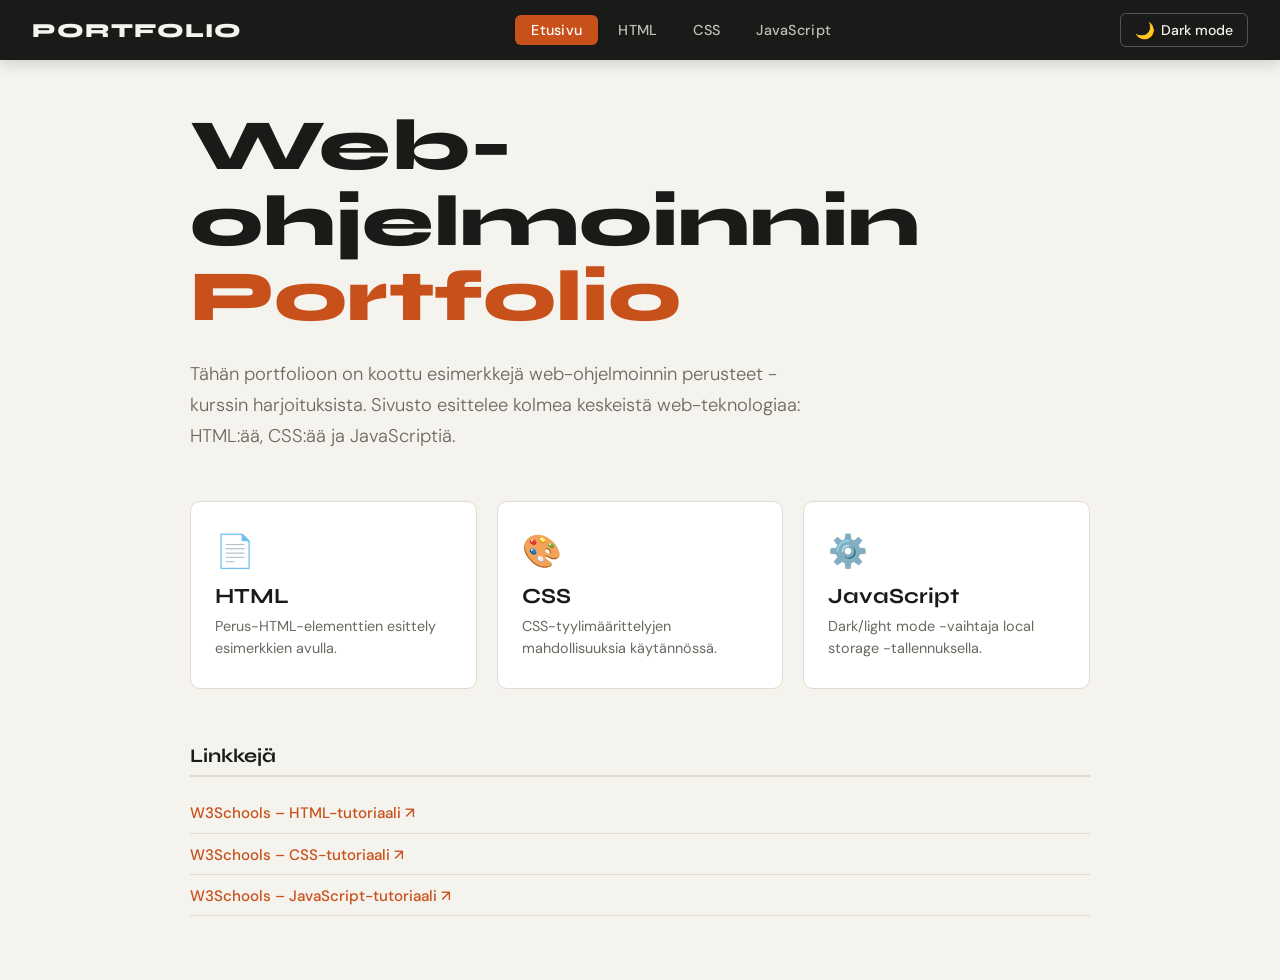
<file: index.html>
<!DOCTYPE html>
<html lang="fi">
<head>
  <meta charset="UTF-8" />
  <meta name="viewport" content="width=device-width, initial-scale=1.0" />
  <title>Portfolio – Etusivu</title>
  <link rel="stylesheet" href="harjoitustyo/styles/main.css" />
  <link rel="stylesheet" href="harjoitustyo/styles/index.css" />
</head>
<body onload="alustaTema()">
  <nav class="navbar">
    <div class="nav-brand">Portfolio</div>
    <ul class="nav-links">
      <li><a href="index.html" class="active">Etusivu</a></li>
      <li><a href="harjoitustyo/pages/html-esittely.html">HTML</a></li>
      <li><a href="harjoitustyo/pages/css-esittely.html">CSS</a></li>
      <li><a href="harjoitustyo/pages/js-esittely.html">JavaScript</a></li>
    </ul>
    <button class="dark-mode-btn" onclick="vaihdaTema()" id="tema-nappi">
      <span class="btn-icon">🌙</span> Dark mode
    </button>
  </nav>

  <main class="hero">
    <div class="hero-content">
      <h1>Web-ohjelmoinnin<br /><span class="accent">Portfolio</span></h1>
      <p class="intro">
        Tähän portfolioon on koottu esimerkkejä web-ohjelmoinnin perusteet
        -kurssin harjoituksista. Sivusto esittelee kolmea keskeistä
        web-teknologiaa: HTML:ää, CSS:ää ja JavaScriptiä.
      </p>

      <div class="cards">
        <a href="harjoitustyo/pages/html-esittely.html" class="card">
          <span class="card-icon">📄</span>
          <h2>HTML</h2>
          <p>Perus-HTML-elementtien esittely esimerkkien avulla.</p>
        </a>
        <a href="harjoitustyo/pages/css-esittely.html" class="card">
          <span class="card-icon">🎨</span>
          <h2>CSS</h2>
          <p>CSS-tyylimäärittelyjen mahdollisuuksia käytännössä.</p>
        </a>
        <a href="harjoitustyo/pages/js-esittely.html" class="card">
          <span class="card-icon">⚙️</span>
          <h2>JavaScript</h2>
          <p>Dark/light mode -vaihtaja local storage -tallennuksella.</p>
        </a>
      </div>

      <section class="external-links">
        <h2>Linkkejä</h2>
        <ul>
          <li><a href="https://www.w3schools.com/html/" target="_blank" rel="noopener">W3Schools – HTML-tutoriaali ↗</a></li>
          <li><a href="https://www.w3schools.com/css/"  target="_blank" rel="noopener">W3Schools – CSS-tutoriaali ↗</a></li>
          <li><a href="https://www.w3schools.com/js/"   target="_blank" rel="noopener">W3Schools – JavaScript-tutoriaali ↗</a></li>
        </ul>
      </section>
    </div>
  </main>

  <script src="harjoitustyo/js/tema.js"></script>
</body>
</html>
</file>
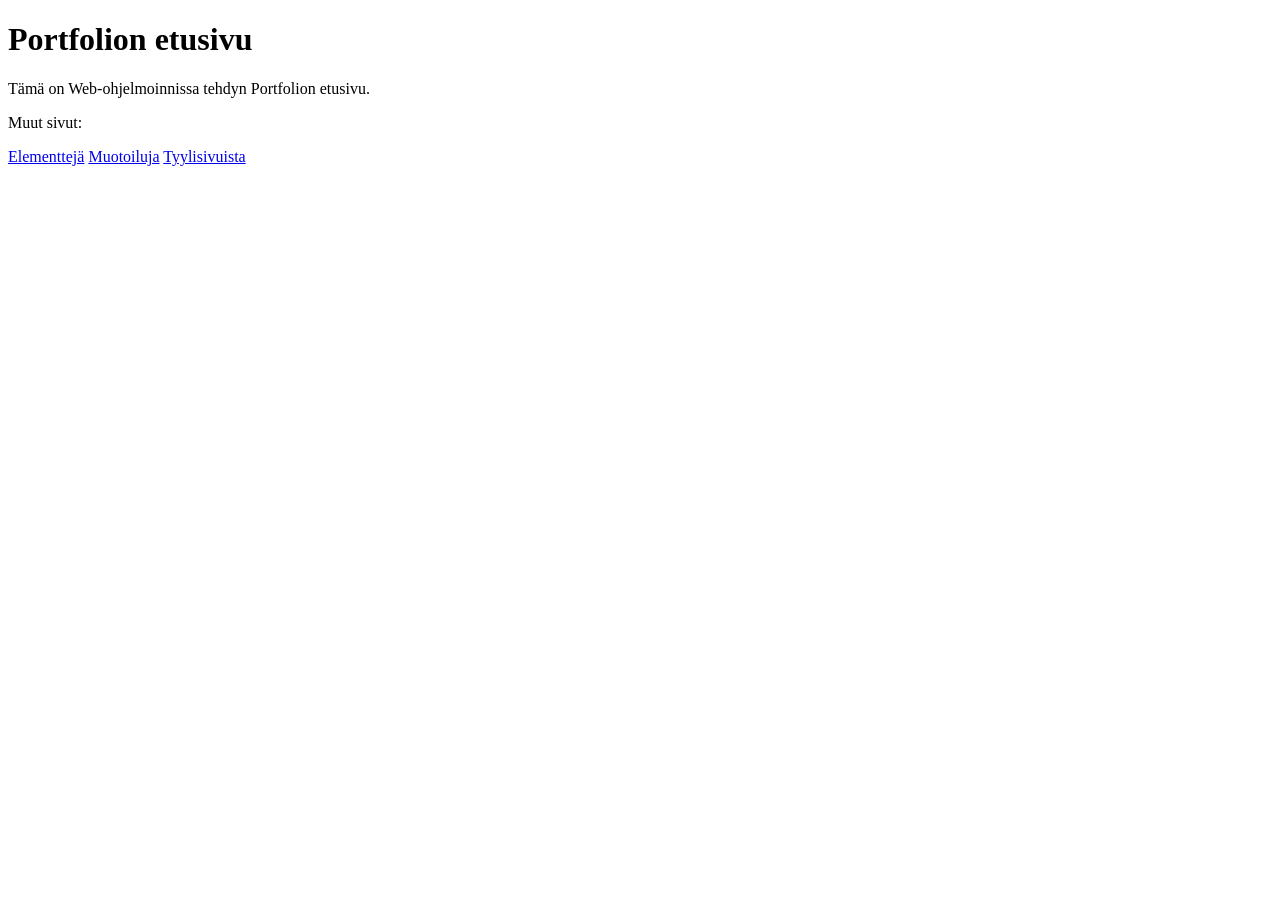
<file: harjoitukset/index.html>
<!-- 
    Tehtävä 1.
-->
<!DOCTYPE html>
<html lang="fi">
<head>
    <meta charset="UTF-8">
    <meta name="viewport" content="width=device-width, initial-scale=1.0">
    <title>Portfolio</title>
</head>
<body>
    <h1>Portfolion etusivu</h1>
    <p>Tämä on Web-ohjelmoinnissa tehdyn Portfolion etusivu.</p>
    <p>Muut sivut:</p>
    <a href="pages/elementteja.html">Elementtejä</a>
    <a href="pages/muotoiluja.html">Muotoiluja</a>
    <a href="pages/tyylisivuista.html">Tyylisivuista</a>
</body>
</html>
</file>
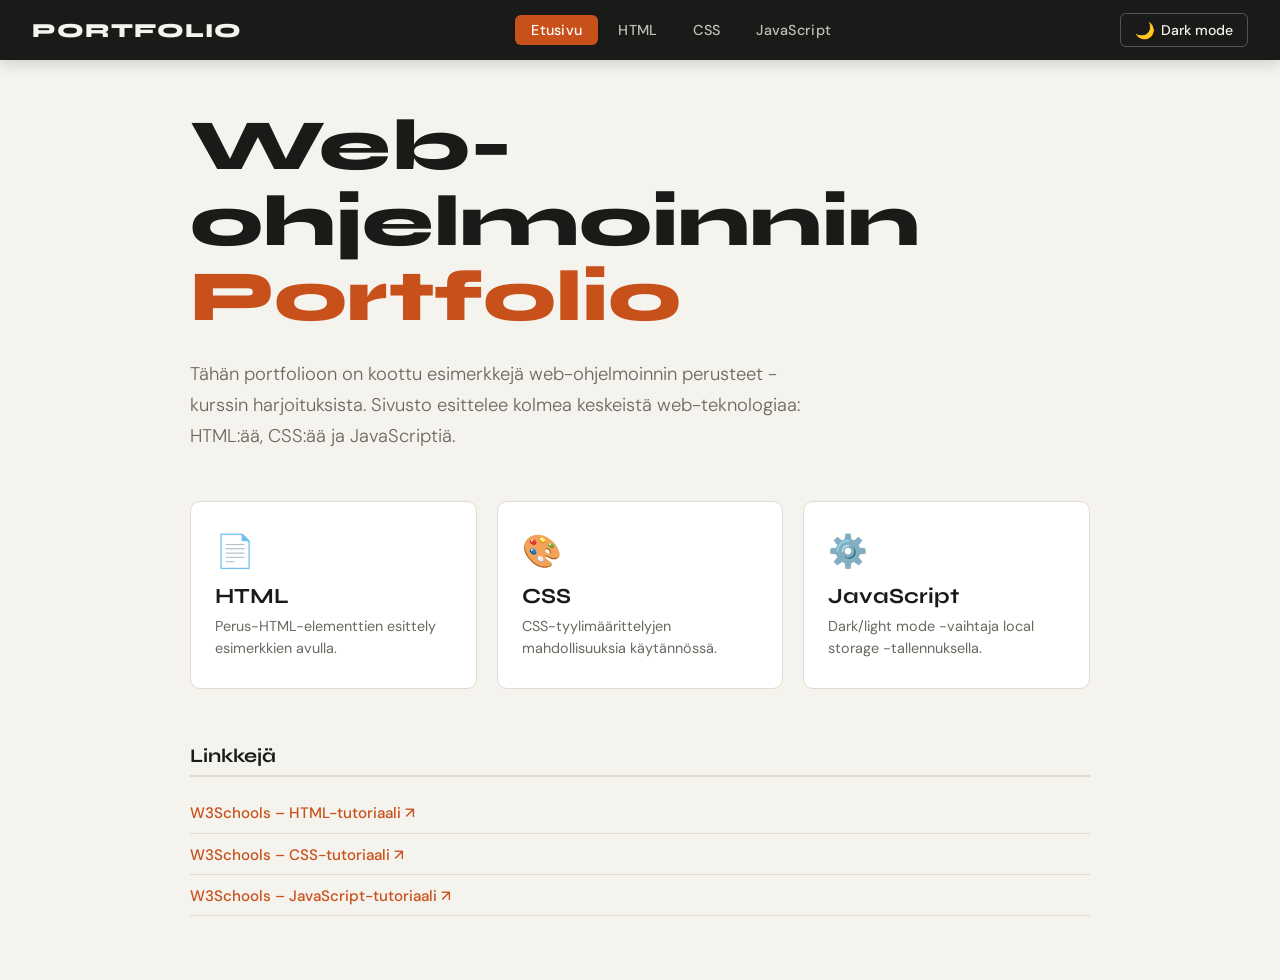
<file: harjoitustyo/index.html>
<!DOCTYPE html>
<html lang="fi">
<head>
  <meta charset="UTF-8" />
  <meta name="viewport" content="width=device-width, initial-scale=1.0" />
  <title>Portfolio – Etusivu</title>
  <link rel="stylesheet" href="pages/styles/main.css" />
  <link rel="stylesheet" href="pages/styles/index.css" />
</head>
<body onload="alustaTema()">
  <nav class="navbar">
    <div class="nav-brand">Portfolio</div>
    <ul class="nav-links">
      <li><a href="index.html" class="active">Etusivu</a></li>
      <li><a href="pages/html-esittely.html">HTML</a></li>
      <li><a href="pages/css-esittely.html">CSS</a></li>
      <li><a href="pages/js-esittely.html">JavaScript</a></li>
    </ul>
    <button class="dark-mode-btn" onclick="vaihdaTema()" id="tema-nappi">
      <span class="btn-icon">🌙</span> Dark mode
    </button>
  </nav>

  <main class="hero">
    <div class="hero-content">
      <h1>Web-ohjelmoinnin<br /><span class="accent">Portfolio</span></h1>
      <p class="intro">
        Tähän portfolioon on koottu esimerkkejä web-ohjelmoinnin perusteet
        -kurssin harjoituksista. Sivusto esittelee kolmea keskeistä
        web-teknologiaa: HTML:ää, CSS:ää ja JavaScriptiä.
      </p>

      <div class="cards">
        <a href="pages/html-esittely.html" class="card">
          <span class="card-icon">📄</span>
          <h2>HTML</h2>
          <p>Perus-HTML-elementtien esittely esimerkkien avulla.</p>
        </a>
        <a href="pages/css-esittely.html" class="card">
          <span class="card-icon">🎨</span>
          <h2>CSS</h2>
          <p>CSS-tyylimäärittelyjen mahdollisuuksia käytännössä.</p>
        </a>
        <a href="pages/js-esittely.html" class="card">
          <span class="card-icon">⚙️</span>
          <h2>JavaScript</h2>
          <p>Dark/light mode -vaihtaja local storage -tallennuksella.</p>
        </a>
      </div>

      <section class="external-links">
        <h2>Linkkejä</h2>
        <ul>
          <li><a href="https://www.w3schools.com/html/" target="_blank" rel="noopener">W3Schools – HTML-tutoriaali ↗</a></li>
          <li><a href="https://www.w3schools.com/css/"  target="_blank" rel="noopener">W3Schools – CSS-tutoriaali ↗</a></li>
          <li><a href="https://www.w3schools.com/js/"   target="_blank" rel="noopener">W3Schools – JavaScript-tutoriaali ↗</a></li>
        </ul>
      </section>
    </div>
  </main>

  <script src="pages/js/tema.js"></script>
</body>
</html>
</file>
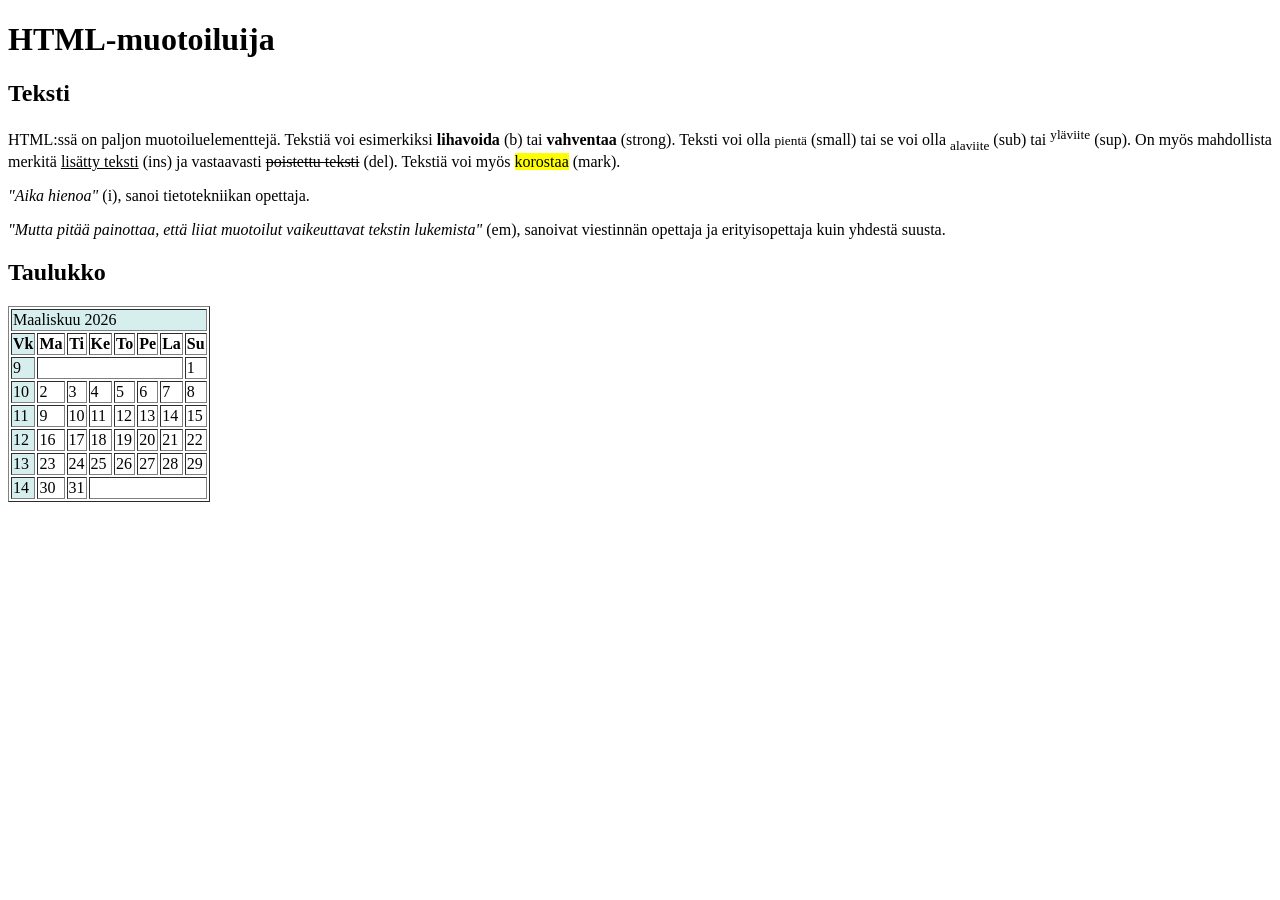
<file: pages/muotoiluja.html>
<!-- 
    Tehtävä 4.
-->
<!DOCTYPE html>
<html lang="fi">
<head>
    <meta charset="UTF-8">
    <meta name="viewport" content="width=device-width, initial-scale=1.0">
    <title>HTML-muotoiluja</title>
</head>
<body>
    <h1>HTML-muotoiluija</h1>
    <h2>Teksti</h2>
    <p>HTML:ssä on paljon muotoiluelementtejä. Tekstiä voi esimerkiksi <b>lihavoida</b>
    (b) tai <strong>vahventaa</strong> (strong). Teksti voi olla <small>pientä</small> (small) tai se voi olla
    <sub>alaviite</sub> (sub) tai <sup>yläviite</sup> (sup). On myös mahdollista merkitä <ins>lisätty teksti</ins>
    (ins) ja vastaavasti <del>poistettu teksti</del> (del). Tekstiä voi myös <mark>korostaa</mark> (mark).</p>
    
    <p><i>"Aika hienoa"</i> (i), sanoi tietotekniikan opettaja.</p>

    <p><em>"Mutta pitää painottaa, että liiat muotoilut vaikeuttavat tekstin lukemista"</em>
    (em), sanoivat viestinnän opettaja ja erityisopettaja kuin yhdestä suusta.</p>
    
    <h2>Taulukko</h2>
    <table border="1">
    <colgroup>
        <col style="background-color: #D6EEEE">
        <col><col><col><col><col><col><col>
    </colgroup>
    <tr>
        <td colspan="8">Maaliskuu 2026</td>
    </tr>
    <tr>
        <th>Vk</th>
        <th>Ma</th><th>Ti</th><th>Ke</th><th>To</th><th>Pe</th><th>La</th><th>Su</th>
    </tr>
    <tr>
        <td>9</td>
        <td colspan="6"></td>
        <td>1</td>
    </tr>
    <tr>
        <td>10</td>
        <td>2</td><td>3</td><td>4</td><td>5</td><td>6</td><td>7</td><td>8</td>
    </tr>
    <tr>
        <td>11</td>
        <td>9</td><td>10</td><td>11</td><td>12</td><td>13</td><td>14</td><td>15</td>
    </tr>
    <tr>
        <td>12</td>
        <td>16</td><td>17</td><td>18</td><td>19</td><td>20</td><td>21</td><td>22</td>
    </tr>
    <tr>
        <td>13</td>
        <td>23</td><td>24</td><td>25</td><td>26</td><td>27</td><td>28</td><td>29</td>
    </tr>
    <tr>
        <td>14</td>
        <td>30</td><td>31</td>
        <td colspan="6"></td>
    </tr>
    </table>
</body>
</html>
</file>
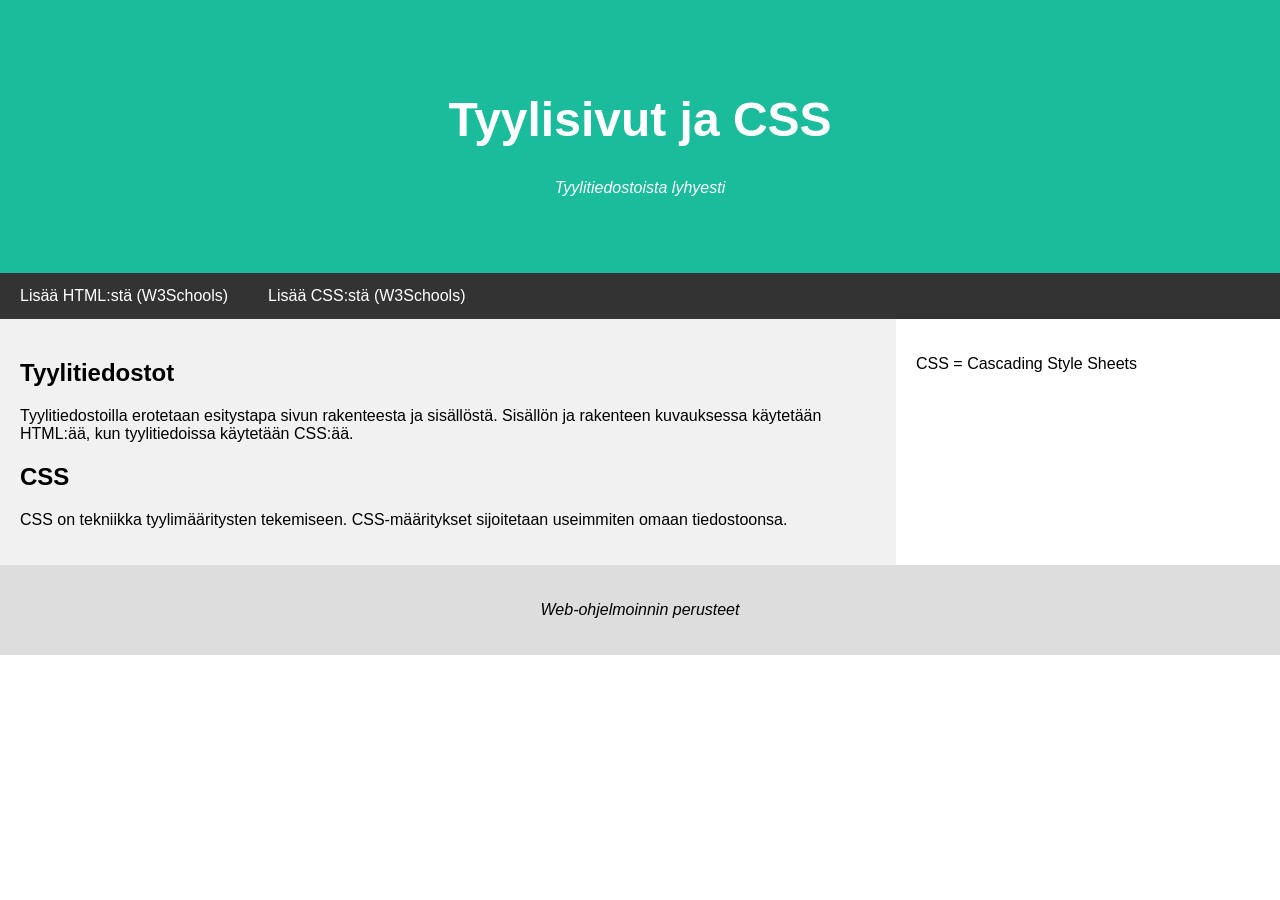
<file: harjoitukset/pages/tyylisivuista.html>
<!DOCTYPE html>
<html>
<head>
    <title>Tyylisivuista</title>
    <link rel="stylesheet" href="tyylit/tyylit_t6.css">
    <meta charset="UTF-8">
    <meta name="viewport" content="width=device-width, initial-scale=1">
</head>

<body>

<!-- Header -->
<div class="header">
  <h1>Tyylisivut ja CSS</h1>
  <p class="note">Tyylitiedostoista lyhyesti</p>
</div>

<!-- Navigaatiopalkki -->
<div class="navbar">
    <a href="https://www.w3schools.com/html/default.asp">
        Lisää HTML:stä (W3Schools)</a>
    <a href="https://www.w3schools.com/css/default.asp">
        Lisää CSS:stä (W3Schools)</a>
</div>

<!-- Pääsisältö  -->
<div class="row">
  <div class="main">
    <h2>Tyylitiedostot</h2>
        <p>Tyylitiedostoilla erotetaan esitystapa sivun rakenteesta ja
        sisällöstä. Sisällön ja rakenteen kuvauksessa käytetään HTML:ää,
        kun tyylitiedoissa käytetään CSS:ää.</p>

    <h2>CSS</h2>
        <p>CSS on tekniikka tyylimääritysten tekemiseen. CSS-määritykset
        sijoitetaan useimmiten omaan tiedostoonsa.</p>
  </div>

  <div class="side">
    <p>CSS = Cascading Style Sheets</p>
  </div>
</div>

<!-- Footer -->
<div class="footer">
  <p class="note">Web-ohjelmoinnin perusteet</p>
</div>

</body>
</html>
</file>
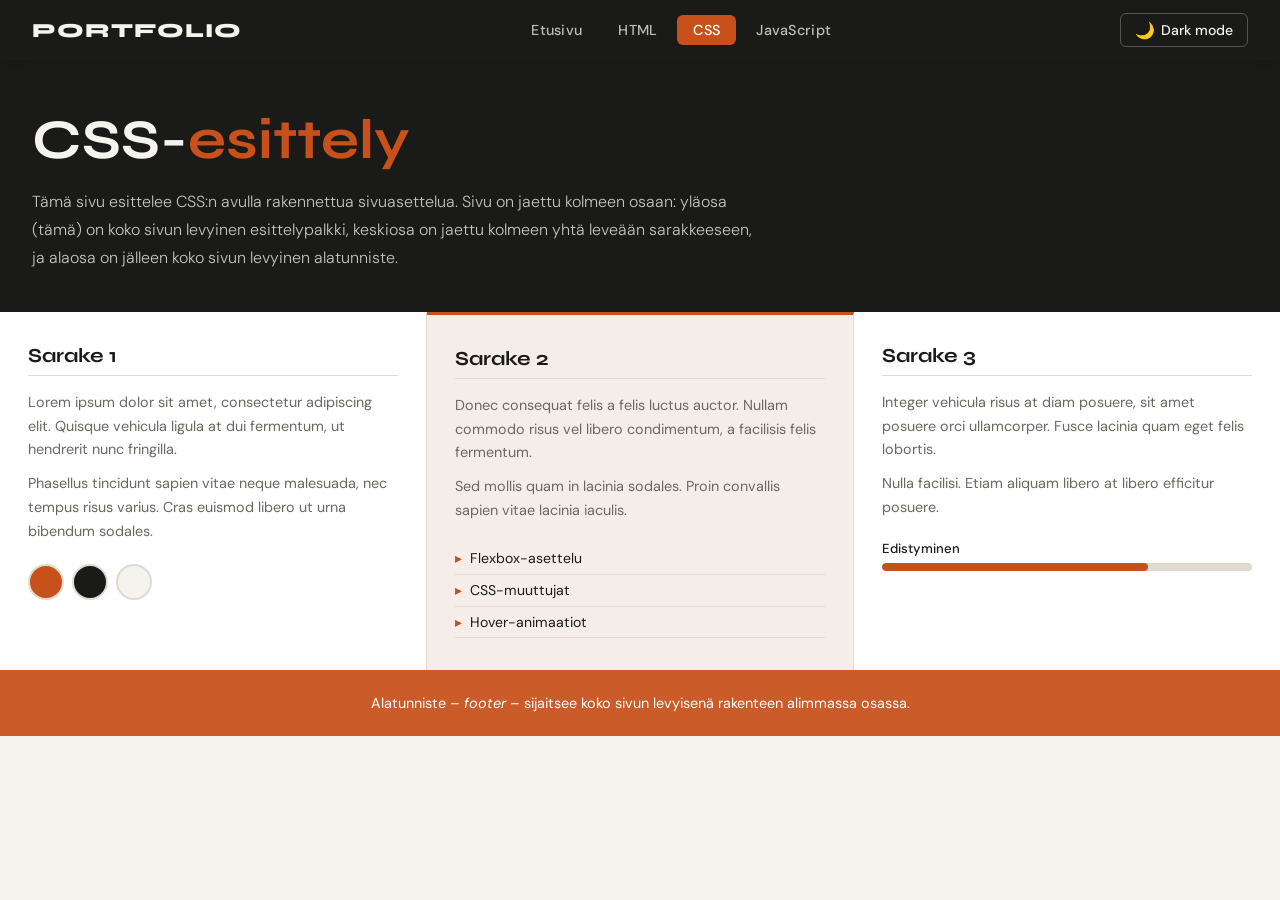
<file: harjoitustyo/pages/css-esittely.html>
<!DOCTYPE html>
<html lang="fi">
<head>
  <meta charset="UTF-8" />
  <meta name="viewport" content="width=device-width, initial-scale=1.0" />
  <title>Portfolio – CSS-esittely</title>
  <link rel="stylesheet" href="../styles/main.css" />
  <link rel="stylesheet" href="../styles/css-esittely.css" />
</head>
<body onload="alustaTema()">
  <nav class="navbar">
    <div class="nav-brand">Portfolio</div>
    <ul class="nav-links">
      <li><a href="../../index.html">Etusivu</a></li>
      <li><a href="html-esittely.html">HTML</a></li>
      <li><a href="css-esittely.html" class="active">CSS</a></li>
      <li><a href="js-esittely.html">JavaScript</a></li>
    </ul>
    <button class="dark-mode-btn" onclick="vaihdaTema()" id="tema-nappi">
      <span class="btn-icon">🌙</span> Dark mode
    </button>
  </nav>

  <!-- YLÄOSA – koko leveys -->
  <div class="layout-top">
    <h1>CSS-<span class="accent">esittely</span></h1>
    <p>
      Tämä sivu esittelee CSS:n avulla rakennettua sivuasettelua. Sivu on jaettu
      kolmeen osaan: yläosa (tämä) on koko sivun levyinen esittelypalkki,
      keskiosa on jaettu kolmeen yhtä leveään sarakkeeseen, ja alaosa on jälleen
      koko sivun levyinen alatunniste.
    </p>
  </div>

  <!-- KESKIOSA – kolme saraketta -->
  <div class="layout-middle">
    <div class="column">
      <h2>Sarake 1</h2>
      <p>Lorem ipsum dolor sit amet, consectetur adipiscing elit. Quisque vehicula ligula at dui fermentum, ut hendrerit nunc fringilla.</p>
      <p>Phasellus tincidunt sapien vitae neque malesuada, nec tempus risus varius. Cras euismod libero ut urna bibendum sodales.</p>
      <div class="color-swatch-row">
        <span class="swatch" style="background:#c8501a"></span>
        <span class="swatch" style="background:#1a1a18"></span>
        <span class="swatch" style="background:#f5f3ee"></span>
      </div>
    </div>

    <div class="column column--highlight">
      <h2>Sarake 2</h2>
      <p>Donec consequat felis a felis luctus auctor. Nullam commodo risus vel libero condimentum, a facilisis felis fermentum.</p>
      <p>Sed mollis quam in lacinia sodales. Proin convallis sapien vitae lacinia iaculis.</p>
      <ul class="feature-list">
        <li>Flexbox-asettelu</li>
        <li>CSS-muuttujat</li>
        <li>Hover-animaatiot</li>
      </ul>
    </div>

    <div class="column">
      <h2>Sarake 3</h2>
      <p>Integer vehicula risus at diam posuere, sit amet posuere orci ullamcorper. Fusce lacinia quam eget felis lobortis.</p>
      <p>Nulla facilisi. Etiam aliquam libero at libero efficitur posuere.</p>
      <div class="progress-demo">
        <label>Edistyminen</label>
        <div class="progress-bar"><div class="progress-fill" style="width:72%"></div></div>
      </div>
    </div>
  </div>

  <!-- ALAOSA – koko leveys -->
  <div class="layout-bottom">
    <p>Alatunniste – <em>footer</em> – sijaitsee koko sivun levyisenä rakenteen alimmassa osassa.</p>
  </div>

  <script src="../js/tema.js"></script>
</body>
</html>
</file>
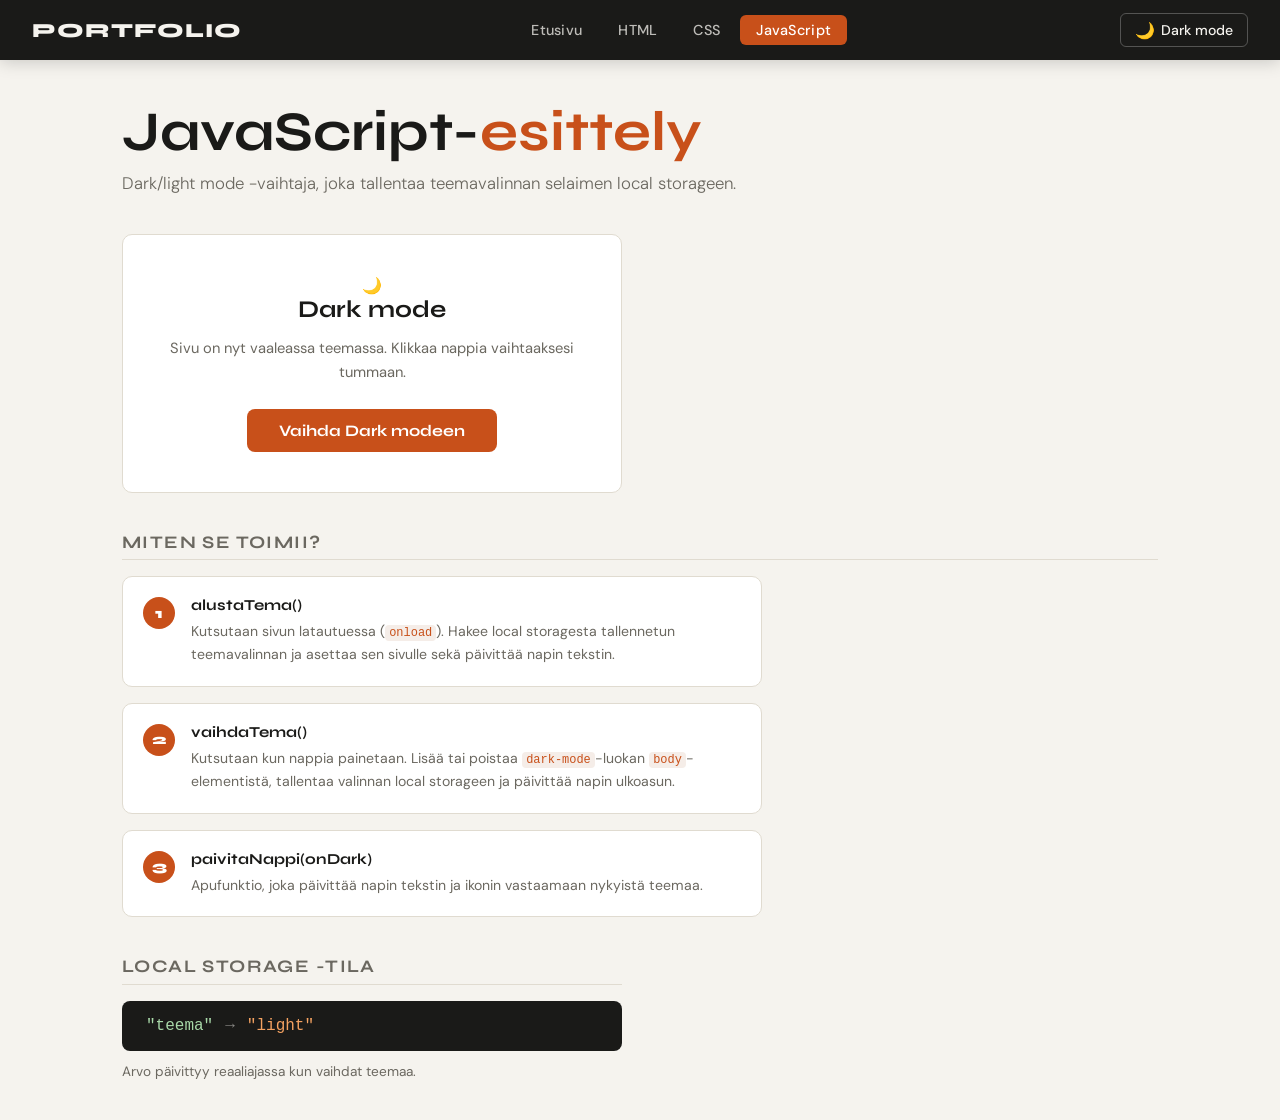
<file: harjoitustyo/pages/js-esittely.html>
<!DOCTYPE html>
<html lang="fi">
<head>
  <meta charset="UTF-8" />
  <meta name="viewport" content="width=device-width, initial-scale=1.0" />
  <title>Portfolio – JavaScript-esittely</title>
  <link rel="stylesheet" href="../styles/main.css" />
  <link rel="stylesheet" href="../styles/js-esittely.css" />
</head>
<body onload="alustaTema()">
  <nav class="navbar">
    <div class="nav-brand">Portfolio</div>
    <ul class="nav-links">
      <li><a href="../../index.html">Etusivu</a></li>
      <li><a href="html-esittely.html">HTML</a></li>
      <li><a href="css-esittely.html">CSS</a></li>
      <li><a href="js-esittely.html" class="active">JavaScript</a></li>
    </ul>
    <button class="dark-mode-btn" onclick="vaihdaTema()" id="tema-nappi">
      <span class="btn-icon">🌙</span> Dark mode
    </button>
  </nav>

  <main>
    <h1>JavaScript-<span class="accent">esittely</span></h1>
    <p class="page-intro">
      Dark/light mode -vaihtaja, joka tallentaa teemavalinnan selaimen local storageen.
    </p>

    <section class="tema-demo">
      <div class="tema-kortti">
        <div class="tema-ikoni" id="tema-ikoni">🌙</div>
        <h2 id="tema-otsikko">Dark mode</h2>
        <p id="tema-kuvaus">
          Klikkaa nappia vaihtaaksesi sivuston tumman ja vaalean teeman välillä.
          Valintasi tallentuu local storageen ja muistetaan, kun palaat sivulle.
        </p>
        <button class="iso-nappi" onclick="vaihdaTema()">
          <span id="iso-nappi-teksti">Vaihda Dark modeen</span>
        </button>
      </div>
    </section>

    <section class="koodi-selitys">
      <h2>Miten se toimii?</h2>
      <div class="askel-lista">
        <div class="askel">
          <span class="askel-nro">1</span>
          <div>
            <h3>alustaTema()</h3>
            <p>Kutsutaan sivun latautuessa (<code>onload</code>). Hakee local storagesta tallennetun teemavalinnan ja asettaa sen sivulle sekä päivittää napin tekstin.</p>
          </div>
        </div>
        <div class="askel">
          <span class="askel-nro">2</span>
          <div>
            <h3>vaihdaTema()</h3>
            <p>Kutsutaan kun nappia painetaan. Lisää tai poistaa <code>dark-mode</code>-luokan <code>body</code>-elementistä, tallentaa valinnan local storageen ja päivittää napin ulkoasun.</p>
          </div>
        </div>
        <div class="askel">
          <span class="askel-nro">3</span>
          <div>
            <h3>paivitaNappi(onDark)</h3>
            <p>Apufunktio, joka päivittää napin tekstin ja ikonin vastaamaan nykyistä teemaa.</p>
          </div>
        </div>
      </div>
    </section>

    <section class="storage-nakyma">
      <h2>Local storage -tila</h2>
      <div class="storage-ruutu">
        <span class="storage-avain">"teema"</span>
        <span class="storage-nuoli">→</span>
        <span class="storage-arvo" id="storage-arvo">"light"</span>
      </div>
      <p class="storage-selite">Arvo päivittyy reaaliajassa kun vaihdat teemaa.</p>
    </section>
  </main>

  <script src="../js/tema.js"></script>
  <script>
    function paivitaJsSivu() {
      var onDark    = document.body.classList.contains('dark-mode');
      var isoTeksti = document.getElementById('iso-nappi-teksti');
      var ikoni     = document.getElementById('tema-ikoni');
      var otsikko   = document.getElementById('tema-otsikko');
      var kuvaus    = document.getElementById('tema-kuvaus');
      var storageEl = document.getElementById('storage-arvo');

      if (isoTeksti) isoTeksti.textContent = onDark ? 'Vaihda Light modeen' : 'Vaihda Dark modeen';
      if (ikoni)     ikoni.textContent     = onDark ? '☀️' : '🌙';
      if (otsikko)   otsikko.textContent   = onDark ? 'Light mode' : 'Dark mode';
      if (kuvaus)    kuvaus.textContent    = onDark
        ? 'Sivu on nyt tummassa teemassa. Klikkaa nappia vaihtaaksesi takaisin vaaleaan.'
        : 'Sivu on nyt vaaleassa teemassa. Klikkaa nappia vaihtaaksesi tummaan.';
      if (storageEl) storageEl.textContent = '"' + (localStorage.getItem('teema') || 'light') + '"';
    }

    var alkupVaihda = vaihdaTema;
    vaihdaTema = function () { alkupVaihda(); paivitaJsSivu(); };

    document.addEventListener('DOMContentLoaded', paivitaJsSivu);
  </script>
</body>
</html>
</file>
<file: harjoitustyo/styles/main.css>
/* ============================================
   main.css – Yhteinen tyyli kaikille sivuille
   ============================================ */

@import url('https://fonts.googleapis.com/css2?family=Syne:wght@400;700;800&family=DM+Sans:ital,wght@0,300;0,400;0,500;1,300&display=swap');

/* ---- CSS-muuttujat (vaalea teema oletus) ---- */
:root {
  --bg:        #f5f3ee;
  --surface:   #ffffff;
  --border:    #e0dbd0;
  --text:      #1a1a18;
  --text-muted:#6b6860;
  --accent:    #c8501a;
  --accent-lt: #f5ede8;
  --nav-bg:    #1a1a18;
  --nav-text:  #f5f3ee;
  --nav-active:#c8501a;
  --shadow:    0 2px 12px rgba(0,0,0,0.08);
  --radius:    10px;
  --font-head: 'Syne', sans-serif;
  --font-body: 'DM Sans', sans-serif;
  --transition:0.25s ease;
}

/* ---- Dark mode -muuttujat ---- */
body.dark-mode {
  --bg:        #0f0f0e;
  --surface:   #1c1c1a;
  --border:    #2e2e2b;
  --text:      #f0ede6;
  --text-muted:#8a8780;
  --accent:    #e8693a;
  --accent-lt: #2a1a12;
  --nav-bg:    #0a0a09;
  --nav-text:  #f0ede6;
  --shadow:    0 2px 12px rgba(0,0,0,0.4);
}

/* Sujuva siirtymä kaikille väreille */
body, .navbar, .card, .demo-box, .bmi-card,
.layout-top, .layout-middle, .column, .layout-bottom,
input, textarea, select, table, th, td {
  transition:
    background var(--transition),
    background-color var(--transition),
    color var(--transition),
    border-color var(--transition);
}

/* ---- Reset ---- */
*, *::before, *::after { box-sizing: border-box; margin: 0; padding: 0; }

html { scroll-behavior: smooth; }

body {
  font-family: var(--font-body);
  background: var(--bg);
  color: var(--text);
  min-height: 100vh;
}

/* ============================================
   NAVIGAATIOPALKKI
   ============================================ */
.navbar {
  position: sticky;
  top: 0;
  z-index: 100;
  display: flex;
  align-items: center;
  justify-content: space-between;
  background: var(--nav-bg);
  padding: 0 2rem;
  height: 60px;
  box-shadow: 0 2px 16px rgba(0,0,0,0.18);
}

.nav-brand {
  font-family: var(--font-head);
  font-weight: 800;
  font-size: 1.25rem;
  color: var(--nav-text);
  letter-spacing: 0.05em;
  text-transform: uppercase;
}

.nav-links {
  list-style: none;
  display: flex;
  gap: 0.25rem;
}

.nav-links a {
  display: block;
  padding: 0.4rem 1rem;
  color: var(--nav-text);
  text-decoration: none;
  font-size: 0.9rem;
  font-weight: 500;
  border-radius: 6px;
  opacity: 0.75;
  transition: opacity var(--transition), background var(--transition), color var(--transition);
  letter-spacing: 0.02em;
}

.nav-links a:hover,
.nav-links a.active {
  opacity: 1;
  background: var(--accent);
  color: #fff;
}

/* ---- Dark mode -nappi ---- */
.dark-mode-btn {
  background: transparent;
  border: 1.5px solid rgba(255,255,255,0.25);
  color: var(--nav-text);
  border-radius: 6px;
  padding: 0.35rem 0.85rem;
  font-family: var(--font-body);
  font-size: 0.88rem;
  font-weight: 500;
  cursor: pointer;
  display: flex;
  align-items: center;
  gap: 0.4rem;
  transition: border-color 0.2s, background 0.2s;
  white-space: nowrap;
}
.dark-mode-btn:hover { border-color: var(--accent); background: rgba(200,80,26,0.15); }
.dark-mode-btn .btn-icon { font-size: 1rem; }

/* ============================================
   YLEISET APULUOKAT
   ============================================ */
h1, h2, h3 { font-family: var(--font-head); line-height: 1.15; }

a { color: var(--accent); }

.accent { color: var(--accent); }

main { padding: 2.5rem 2rem; max-width: 1100px; margin: 0 auto; }
</file>
<file: harjoitustyo/styles/index.css>
/* index.css – Etusivun tyylit */

.hero { padding: 3rem 2rem 4rem; }

.hero-content { max-width: 900px; margin: 0 auto; }

h1 {
  font-size: clamp(2.5rem, 6vw, 4.5rem);
  font-weight: 800;
  line-height: 1.05;
  margin-bottom: 1.5rem;
}

.intro {
  font-size: 1.15rem;
  color: var(--text-muted);
  max-width: 620px;
  line-height: 1.7;
  margin-bottom: 3rem;
  font-weight: 300;
}

/* ---- Kortit ---- */
.cards {
  display: grid;
  grid-template-columns: repeat(auto-fit, minmax(220px, 1fr));
  gap: 1.25rem;
  margin-bottom: 3.5rem;
}

.card {
  background: var(--surface);
  border: 1.5px solid var(--border);
  border-radius: var(--radius);
  padding: 1.75rem 1.5rem;
  text-decoration: none;
  color: var(--text);
  display: block;
  transition: transform 0.2s ease, box-shadow 0.2s ease, border-color 0.2s ease;
}

.card:hover {
  transform: translateY(-4px);
  box-shadow: var(--shadow);
  border-color: var(--accent);
}

.card-icon { font-size: 2rem; display: block; margin-bottom: 0.75rem; }

.card h2 {
  font-size: 1.35rem;
  font-weight: 700;
  margin-bottom: 0.5rem;
  font-family: var(--font-head);
}

.card p { font-size: 0.9rem; color: var(--text-muted); line-height: 1.5; }

/* ---- Ulkoiset linkit ---- */
.external-links h2 {
  font-size: 1.2rem;
  font-weight: 700;
  margin-bottom: 1rem;
  padding-bottom: 0.5rem;
  border-bottom: 2px solid var(--border);
}

.external-links ul { list-style: none; }

.external-links li {
  padding: 0.6rem 0;
  border-bottom: 1px solid var(--border);
}

.external-links a {
  color: var(--accent);
  text-decoration: none;
  font-weight: 500;
  font-size: 0.95rem;
  transition: opacity 0.2s;
}

.external-links a:hover { opacity: 0.7; }
</file>
<file: harjoitustyo/pages/styles/main.css>
/* ============================================
   main.css – Yhteinen tyyli kaikille sivuille
   ============================================ */

@import url('https://fonts.googleapis.com/css2?family=Syne:wght@400;700;800&family=DM+Sans:ital,wght@0,300;0,400;0,500;1,300&display=swap');

/* ---- CSS-muuttujat (vaalea teema oletus) ---- */
:root {
  --bg:        #f5f3ee;
  --surface:   #ffffff;
  --border:    #e0dbd0;
  --text:      #1a1a18;
  --text-muted:#6b6860;
  --accent:    #c8501a;
  --accent-lt: #f5ede8;
  --nav-bg:    #1a1a18;
  --nav-text:  #f5f3ee;
  --nav-active:#c8501a;
  --shadow:    0 2px 12px rgba(0,0,0,0.08);
  --radius:    10px;
  --font-head: 'Syne', sans-serif;
  --font-body: 'DM Sans', sans-serif;
  --transition:0.25s ease;
}

/* ---- Dark mode -muuttujat ---- */
body.dark-mode {
  --bg:        #0f0f0e;
  --surface:   #1c1c1a;
  --border:    #2e2e2b;
  --text:      #f0ede6;
  --text-muted:#8a8780;
  --accent:    #e8693a;
  --accent-lt: #2a1a12;
  --nav-bg:    #0a0a09;
  --nav-text:  #f0ede6;
  --shadow:    0 2px 12px rgba(0,0,0,0.4);
}

/* Sujuva siirtymä kaikille väreille */
body, .navbar, .card, .demo-box, .bmi-card,
.layout-top, .layout-middle, .column, .layout-bottom,
input, textarea, select, table, th, td {
  transition:
    background var(--transition),
    background-color var(--transition),
    color var(--transition),
    border-color var(--transition);
}

/* ---- Reset ---- */
*, *::before, *::after { box-sizing: border-box; margin: 0; padding: 0; }

html { scroll-behavior: smooth; }

body {
  font-family: var(--font-body);
  background: var(--bg);
  color: var(--text);
  min-height: 100vh;
}

/* ============================================
   NAVIGAATIOPALKKI
   ============================================ */
.navbar {
  position: sticky;
  top: 0;
  z-index: 100;
  display: flex;
  align-items: center;
  justify-content: space-between;
  background: var(--nav-bg);
  padding: 0 2rem;
  height: 60px;
  box-shadow: 0 2px 16px rgba(0,0,0,0.18);
}

.nav-brand {
  font-family: var(--font-head);
  font-weight: 800;
  font-size: 1.25rem;
  color: var(--nav-text);
  letter-spacing: 0.05em;
  text-transform: uppercase;
}

.nav-links {
  list-style: none;
  display: flex;
  gap: 0.25rem;
}

.nav-links a {
  display: block;
  padding: 0.4rem 1rem;
  color: var(--nav-text);
  text-decoration: none;
  font-size: 0.9rem;
  font-weight: 500;
  border-radius: 6px;
  opacity: 0.75;
  transition: opacity var(--transition), background var(--transition), color var(--transition);
  letter-spacing: 0.02em;
}

.nav-links a:hover,
.nav-links a.active {
  opacity: 1;
  background: var(--accent);
  color: #fff;
}

/* ---- Dark mode -nappi ---- */
.dark-mode-btn {
  background: transparent;
  border: 1.5px solid rgba(255,255,255,0.25);
  color: var(--nav-text);
  border-radius: 6px;
  padding: 0.35rem 0.85rem;
  font-family: var(--font-body);
  font-size: 0.88rem;
  font-weight: 500;
  cursor: pointer;
  display: flex;
  align-items: center;
  gap: 0.4rem;
  transition: border-color 0.2s, background 0.2s;
  white-space: nowrap;
}
.dark-mode-btn:hover { border-color: var(--accent); background: rgba(200,80,26,0.15); }
.dark-mode-btn .btn-icon { font-size: 1rem; }

/* ============================================
   YLEISET APULUOKAT
   ============================================ */
h1, h2, h3 { font-family: var(--font-head); line-height: 1.15; }

a { color: var(--accent); }

.accent { color: var(--accent); }

main { padding: 2.5rem 2rem; max-width: 1100px; margin: 0 auto; }
</file>
<file: harjoitustyo/pages/styles/index.css>
/* index.css – Etusivun tyylit */

.hero { padding: 3rem 2rem 4rem; }

.hero-content { max-width: 900px; margin: 0 auto; }

h1 {
  font-size: clamp(2.5rem, 6vw, 4.5rem);
  font-weight: 800;
  line-height: 1.05;
  margin-bottom: 1.5rem;
}

.intro {
  font-size: 1.15rem;
  color: var(--text-muted);
  max-width: 620px;
  line-height: 1.7;
  margin-bottom: 3rem;
  font-weight: 300;
}

/* ---- Kortit ---- */
.cards {
  display: grid;
  grid-template-columns: repeat(auto-fit, minmax(220px, 1fr));
  gap: 1.25rem;
  margin-bottom: 3.5rem;
}

.card {
  background: var(--surface);
  border: 1.5px solid var(--border);
  border-radius: var(--radius);
  padding: 1.75rem 1.5rem;
  text-decoration: none;
  color: var(--text);
  display: block;
  transition: transform 0.2s ease, box-shadow 0.2s ease, border-color 0.2s ease;
}

.card:hover {
  transform: translateY(-4px);
  box-shadow: var(--shadow);
  border-color: var(--accent);
}

.card-icon { font-size: 2rem; display: block; margin-bottom: 0.75rem; }

.card h2 {
  font-size: 1.35rem;
  font-weight: 700;
  margin-bottom: 0.5rem;
  font-family: var(--font-head);
}

.card p { font-size: 0.9rem; color: var(--text-muted); line-height: 1.5; }

/* ---- Ulkoiset linkit ---- */
.external-links h2 {
  font-size: 1.2rem;
  font-weight: 700;
  margin-bottom: 1rem;
  padding-bottom: 0.5rem;
  border-bottom: 2px solid var(--border);
}

.external-links ul { list-style: none; }

.external-links li {
  padding: 0.6rem 0;
  border-bottom: 1px solid var(--border);
}

.external-links a {
  color: var(--accent);
  text-decoration: none;
  font-weight: 500;
  font-size: 0.95rem;
  transition: opacity 0.2s;
}

.external-links a:hover { opacity: 0.7; }
</file>
<file: harjoitukset/pages/tyylit/tyylit_t6.css>
body {
  font-family: Arial;
  margin: 0;
}

* {
  box-sizing: border-box;
}
 .row {
    display: flex;
    flex-wrap: wrap;
 }

 .main {
    flex: 70%;
    background-color: #f1f1f1;
    padding: 20px;
 }

.side {
    flex: 30%;
    background-color: white;
    padding: 20px;
}

.header {
  padding: 60px;
  text-align: center;
  background: #1abc9c;
  color: white;
}

.header h1{
  font-size: 48px;
}

.footer {
  padding: 20px;
  text-align: center;
  background: #ddd;
}

.note {
  font-style: italic;
}

/* Navigaatiopalkki */
.navbar {
  display: flex;
  background-color: #333;
}

.navbar a {
  color: white;
  padding: 14px 20px;
  text-decoration: none;
  text-align: center;
}

.navbar a:hover {
  background-color: #ddd;
  color: black;
}

@media screen and (max-width: 800px) {
  .row, .navbar {
    flex-direction: column;
  }
}
</file>
<file: harjoitustyo/styles/css-esittely.css>
/* css-esittely.css */

.layout-top {
  background: var(--nav-bg);
  color: var(--nav-text);
  padding: 3rem 2rem 2.5rem;
  width: 100%;
}

.layout-top h1 { font-size: clamp(2rem, 5vw, 3.5rem); margin-bottom: 1rem; }
.layout-top p { max-width: 720px; line-height: 1.75; opacity: 0.78; font-weight: 300; }

.layout-middle {
  display: flex;
  gap: 0;
  width: 100%;
  min-height: 340px;
}

.column {
  flex: 1;
  padding: 2rem 1.75rem;
  border-right: 1.5px solid var(--border);
  background: var(--surface);
}
.column:last-child { border-right: none; }

.column--highlight {
  background: var(--accent-lt);
  border-top: 3px solid var(--accent);
}

.column h2 {
  font-size: 1.25rem;
  font-weight: 700;
  margin-bottom: 0.9rem;
  padding-bottom: 0.5rem;
  border-bottom: 1.5px solid var(--border);
}

.column p { font-size: 0.9rem; color: var(--text-muted); line-height: 1.65; margin-bottom: 0.65rem; }

.color-swatch-row { display: flex; gap: 0.5rem; margin-top: 1.25rem; }
.swatch { width: 36px; height: 36px; border-radius: 50%; border: 2px solid var(--border); }

.feature-list { list-style: none; margin-top: 1.25rem; }
.feature-list li {
  font-size: 0.88rem;
  padding: 0.4rem 0;
  border-bottom: 1px solid var(--border);
  color: var(--text);
  display: flex;
  align-items: center;
  gap: 0.5rem;
}
.feature-list li::before { content: "▸"; color: var(--accent); }

.progress-demo { margin-top: 1.25rem; }
.progress-demo label { font-size: 0.82rem; font-weight: 500; display: block; margin-bottom: 0.4rem; }
.progress-bar { background: var(--border); border-radius: 99px; height: 8px; overflow: hidden; }
.progress-fill { height: 100%; background: var(--accent); border-radius: 99px; }

.layout-bottom {
  background: var(--accent);
  color: #fff;
  width: 100%;
  padding: 1.5rem 2rem;
  font-size: 0.9rem;
  text-align: center;
  opacity: 0.92;
}
</file>
<file: harjoitustyo/styles/js-esittely.css>
/* js-esittely.css – Dark mode -esittelysivu */

.page-intro {
  color: var(--text-muted);
  font-size: 1.05rem;
  margin: 0.5rem 0 2.5rem;
  font-weight: 300;
}

main > h1 { font-size: clamp(2rem, 5vw, 3.5rem); margin-bottom: 0.25rem; }

.tema-demo { margin-bottom: 2.5rem; }

.tema-kortti {
  background: var(--surface);
  border: 1.5px solid var(--border);
  border-radius: var(--radius);
  padding: 2.5rem 2rem;
  max-width: 500px;
  text-align: center;
}

.tema-kortti h2 { font-size: 1.5rem; margin-bottom: 0.75rem; }
.tema-kortti p {
  color: var(--text-muted);
  font-size: 0.92rem;
  line-height: 1.65;
  margin-bottom: 1.5rem;
}

.iso-nappi {
  padding: 0.75rem 2rem;
  background: var(--accent);
  color: #fff;
  border: none;
  border-radius: 8px;
  font-family: var(--font-head);
  font-size: 1rem;
  font-weight: 700;
  cursor: pointer;
  transition: opacity 0.2s, transform 0.15s;
}
.iso-nappi:hover { opacity: 0.85; transform: translateY(-2px); }
.iso-nappi:active { transform: translateY(0); }

.koodi-selitys { margin-bottom: 2.5rem; }

.koodi-selitys h2,
.storage-nakyma h2 {
  font-size: 1.1rem;
  font-weight: 700;
  text-transform: uppercase;
  letter-spacing: 0.08em;
  color: var(--text-muted);
  margin-bottom: 1rem;
  padding-bottom: 0.4rem;
  border-bottom: 1.5px solid var(--border);
}

.askel-lista { display: flex; flex-direction: column; gap: 1rem; max-width: 640px; }

.askel {
  display: flex;
  gap: 1rem;
  align-items: flex-start;
  background: var(--surface);
  border: 1.5px solid var(--border);
  border-radius: var(--radius);
  padding: 1.25rem;
}

.askel-nro {
  flex-shrink: 0;
  width: 32px; height: 32px;
  border-radius: 50%;
  background: var(--accent);
  color: #fff;
  display: flex;
  align-items: center;
  justify-content: center;
  font-family: var(--font-head);
  font-weight: 800;
  font-size: 0.9rem;
}

.askel h3 { font-size: 0.95rem; font-weight: 700; margin-bottom: 0.35rem; }
.askel p  { font-size: 0.88rem; color: var(--text-muted); line-height: 1.6; }

code {
  background: var(--accent-lt);
  color: var(--accent);
  padding: 0.1em 0.35em;
  border-radius: 4px;
  font-size: 0.85em;
  font-family: monospace;
}

.storage-nakyma { max-width: 500px; }

.storage-ruutu {
  display: flex;
  align-items: center;
  gap: 0.75rem;
  background: var(--nav-bg);
  color: var(--nav-text);
  border-radius: 8px;
  padding: 1rem 1.5rem;
  font-family: monospace;
  font-size: 1rem;
  margin-bottom: 0.75rem;
}

.storage-avain { color: #a8d8a8; }
.storage-nuoli { opacity: 0.5; }
.storage-arvo  { color: #f4a261; }
.storage-selite { font-size: 0.85rem; color: var(--text-muted); }
</file>
